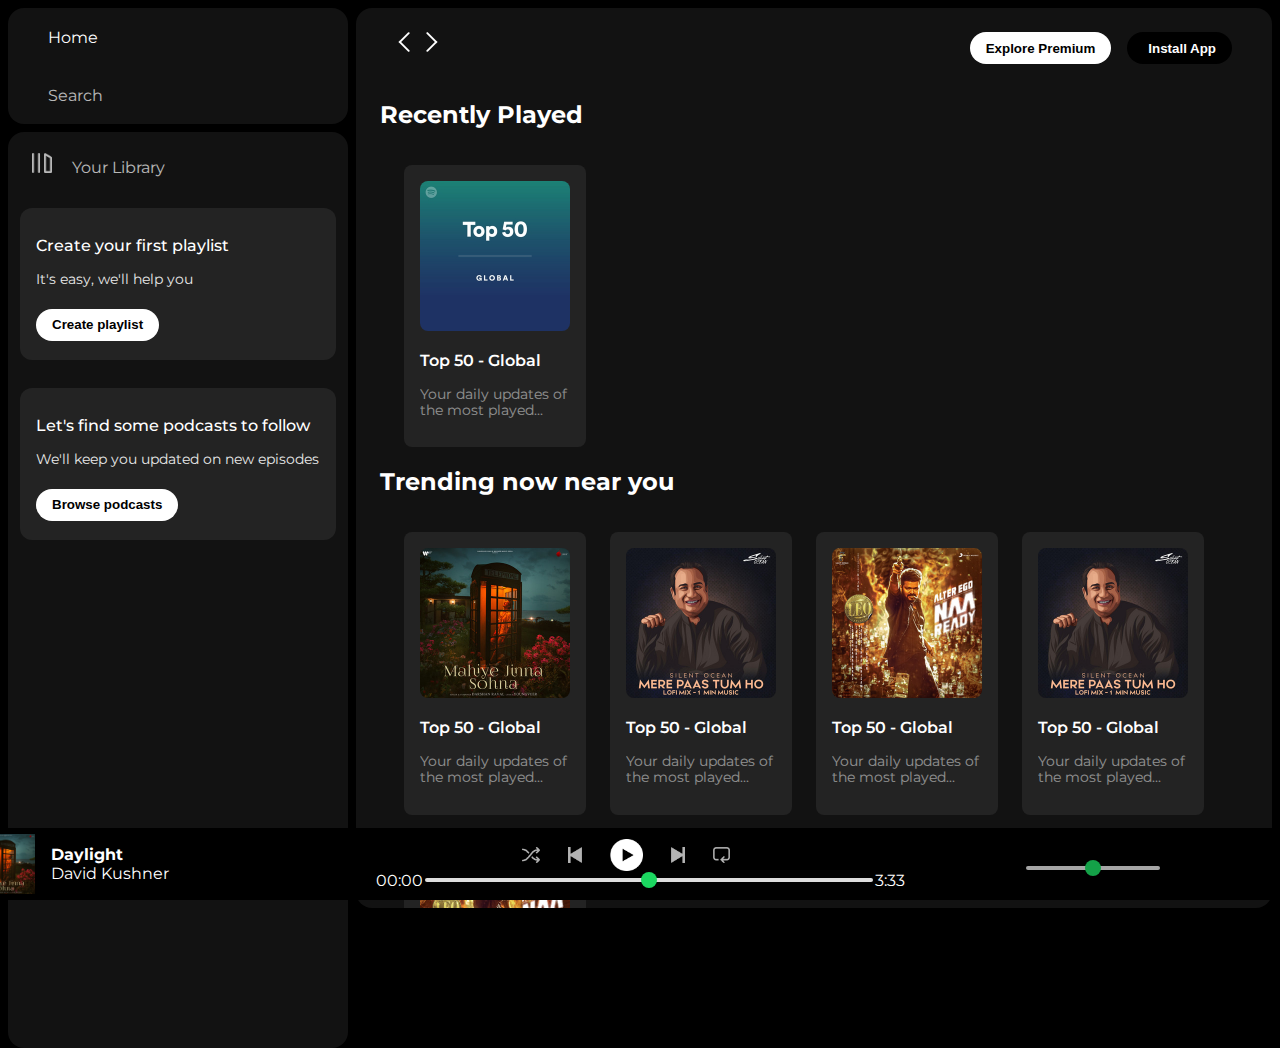
<file: Spotify Clone/index.html>
<!DOCTYPE html>
<html lang="en">
<head>
    <meta charset="UTF-8">
    <meta name="viewport" content="width=device-width, initial-scale=1.0">
    <title>Spotify - Web Player: Music for everyone</title>
    <link href="style.css" rel="stylesheet">
    <link rel="stylesheet" href="https://cdnjs.cloudflare.com/ajax/libs/font-awesome/6.6.0/css/all.min.css" integrity="sha512-Kc323vGBEqzTmouAECnVceyQqyqdsSiqLQISBL29aUW4U/M7pSPA/gEUZQqv1cwx4OnYxTxve5UMg5GT6L4JJg==" crossorigin="anonymous" referrerpolicy="no-referrer" />
    <link rel="icon" href="./assets/logo.png">
    <link rel="preconnect" href="https://fonts.googleapis.com">
    <link rel="preconnect" href="https://fonts.gstatic.com" crossorigin>
    <link href="https://fonts.googleapis.com/css2?family=Montserrat:ital,wght@0,100..900;1,100..900&display=swap" rel="stylesheet">
</head>
<body>
    <div class="main">
      
        <div class="sidebar">
            <div class="nav">
                <div class="nav-option" style="opacity: 1;">
                    <i class="fa-solid fa-house"></i>
                    <a href="# ">Home</a>

                </div>
                <div class="nav-option">
                    <i class="fa-solid fa-magnifying-glass"></i>
                    <a href="# ">Search</a>

                </div>
                
            </div>
            <div class="library">
            <div class="options">
                <div class="lib-option nav-option" > <!--  nav-option is written because styling is given in up!  -->
                    <img src="./assets/library_icon.png">
                    <a href="# ">Your Library</a>
            </div>
            <div class="icons">
                <i class="fa-solid fa-plus"></i>
                <i class="fa-solid fa-arrow-right"></i>
            </div>
     
            </div>
            <div class="lib-box">
               <div class="box">
                <p class="box-p1">Create your first playlist</p>
                <p class="box-p2">It's easy, we'll help you</p>
           <button class="badge"> Create playlist</button>
               </div>
               <div class="box">
                <p class="box-p1">Let's find some podcasts to follow</p>
                <p class="box-p2">We'll keep you updated on new episodes</p>
           <button class="badge">Browse podcasts</button>
               </div>
            </div>
     
   
            </div>
        </div>
    
         <div class="main-content">
            <div class="sticky-nav">
                <div class="sticky-nav-icons">
                    <img src="./assets/backward_icon.png">
                    <img src="assets/forward_icon.png" class="hide">
                </div>
               <div class="sticky-nav-options">
                <button class="badge nav-item hide">Explore Premium</button>
               <button class="badge nav-item dark-badge"><i class="fa-regular fa-circle-down" style="margin-right:5px ;"></i> Install App</button>
               <i class="fa-regular fa-user nav-item"></i>
               </div>
               
            </div>
          
             <h2>Recently Played</h2>   
             <div class="cards-container">
                <div class="card">
                    <img src="assets/card1img.jpeg" class="card-img">
                    <p class="card-title">Top 50 - Global</p>
                    <p class="card-info">Your daily updates of the most played... </p>
                </div>
             </div>

             <h2>Trending now near you</h2>   
             <div class="cards-container">
                <div class="card">
                    <img src="assets/card2img.jpeg" class="card-img">
                    <p class="card-title">Top 50 - Global</p>
                    <p class="card-info">Your daily updates of the most played... </p>
                </div>
                <div class="card">
                    <img src="assets/card3img.jpeg" class="card-img">
                    <p class="card-title">Top 50 - Global</p>
                    <p class="card-info">Your daily updates of the most played... </p>
                </div>
                <div class="card">
                    <img src="assets/card4img.jpeg" class="card-img">
                    <p class="card-title">Top 50 - Global</p>
                    <p class="card-info">Your daily updates of the most played... </p>
                </div>
                <div class="card">
                    <img src="assets/card3img.jpeg" class="card-img">
                    <p class="card-title">Top 50 - Global</p>
                    <p class="card-info">Your daily updates of the most played... </p>
                    </div>
                    <div class="card">
                        <img src="assets/card4img.jpeg" class="card-img">
                        <p class="card-title">Top 50 - Global</p>
                        <p class="card-info">Your daily updates of the most played... </p>
                    </div>
                </div>
                <h2>Featured Charts</h2>   
             <div class="cards-container">
                <div class="card">
                    <img src="assets/card5img.jpeg" class="card-img">
                    <p class="card-title">Top Songs - Global</p>
                    <p class="card-info">Your daily updates of the most played... </p>
                </div>
                <div class="card">
                    <img src="assets/card6img.jpeg" class="card-img">
                    <p class="card-title">Top Songs - India</p>
                    <p class="card-info">Your daily updates of the most played... </p>
                </div>
                <div class="card">
                    <img src="assets/card1img.jpeg" class="card-img">
                    <p class="card-title">Top 50 - Global</p>
                    <p class="card-info">Your daily updates of the most played... </p>
                </div>
                </div>
                <div class="footer">
                    <div class="line"></div>
                </div>
                </div>
             </div>
            
            
                </div>
             </div>


           
         </div>
        <div class="music-player">
        <div class="album">
            <div class="album-img">
                <img src="assets/card2img.jpeg" class="album-photo">
               <b><p>Daylight</b><br>David Kushner</p class="album-text"> 
                <div class="album-logo">
                <i class="fa-regular fa-heart"></i>
            </div>


            </div>
            
            
            
            
            
       
       
        

        </div>
        <div class="player">
            <div class="player-controls">
                <img src="assets/player_icon1.png" class="player-control-icon">
                <img src="assets/player_icon2.png" class="player-control-icon">     
                <img src="assets/player_icon3.png" class="player-control-icon" style="opacity: 1;height:2rem ">    
                <img src="assets/player_icon4.png" class="player-control-icon">  
                <img src="assets/player_icon5.png" class="player-control-icon">
            </div>
            <div class="playback-bar">
                <span class="current-time">00:00</span>
                <input type="range" min="0" max="100" class="progress-bar" step="1">
                <span class="total-time">3:33</span>
            </div>

        </div>
        <div class="controls">
            <div class="control-icon">
                <i class="fa-solid fa-circle-play" ></i>
                <i class="fa-solid fa-microphone"></i>
                <i class="fa-solid fa-volume-high" ></i>
                <input type="range" min="0" max="100" class="progress-bar" step="1">
          
            </div>
        </div>  
        </div>    
    </div>
    
</body>
</html>
</file>
<file: Spotify Clone/style.css>
body{
    font-family: "Montserrat", sans-serif;
    margin: 0;
    background-color: black;
    color: white;
    overflow: hidden;

}
.main{
    display: flex;
    height: 100vh;
    padding:0.5rem ;
}
.sidebar{
    background-color:black ;
    width: 340px;
    border-radius: 1rem; /*1rem=16px*/
    margin-right: 0.5rem;

}
.main-content{
   background-color: #121212;
   flex: 1;
   border-radius: 1rem;
   overflow:auto;
   padding: 0 1.5rem 0 1.5rem ;
}
.music-player{
    background-color: black;
    position: fixed;
    bottom: 0px;
    width: 100%;
    height: 72px;
}
a{
    text-decoration: none;
    color: white;

}
.nav{
    background-color: #121212;
    border-radius: 1rem;
    display: flex;
    flex-direction: column;
    justify-content: center;
    height: 100px;
    padding: 0.5rem 0.75rem;
}
.nav-option{
  line-height: 2.5rem;  
  opacity: 0.7;
  padding: 0.5rem 0.75rem;

}
.nav-option:hover{
  opacity: 1;
}

.nav-option i {
    font-size: 1.25rem;
}

.nav-option a {
    font-size: 1rem;
    margin-left: 1rem;
 }

.library {
    background-color: #121212;
    border-radius: 1rem;
    height: 100%;
    margin-top: 0.5rem;
    padding: 0.5rem 0.75rem; ;
}
.options{
    display: flex;
    justify-content: space-between;
    align-items: center;
}

.lib-option img {
    height: 1.25rem;
    width: 1.25rem;

}
.icons{
font-size: 1.25rem;

display: flex;

}
.icons i {
    opacity: 0.7;
    margin-right: 1rem;
}
.icons i:hover{
   opacity: 1;
}
.box{
    background-color: #232323;
    height: 8rem;
    border-radius: 0.75rem;
    margin: 0.75rem 0 1.75rem 0;
    padding: 0.75rem 1rem;

}
.box-p1{
    font-size: 1rem;
    font-weight: 500;
}
.box-p2{
    font-size: 0.85rem;
    opacity: 0.9;
}
.badge{
    background-color: #fff;
    border: none;
    border-radius: 100px;
    padding: 0.25rem 1rem;
    font-weight: 700;
    margin-top: 0.5rem;
    height: 2rem;
    width: fit-content;

}
.dark-badge{
    background-color: #000;
    color:#fff;
}
.sticky-nav{
    position: sticky;
    top: 0;
    background-color: #121212;
    display: flex ;
    justify-content: space-between;
    align-items: center;
    padding: 1rem 0 1rem 0;
    z-index: 10;
}
.sticky-nav-icons {
    margin-left:  0.75em; ;
}
.sticky-nav-options{
    display: flex;
    justify-content: center;
    align-items: center;
}
.nav-item{
    
    margin-left: 1rem;
}

 @media (max-width: 1000px) {
    .hide{
        display: none;
    }
} 

.card{
    background-color: #232323;
    width: 150px;
    border-radius: 0.5rem;
    padding: 1rem;
    margin-left: 1.5rem;
    margin-top: 1rem ;
}

.cards-container{
    display: flex;
    flex-wrap: wrap;
}
.card-img{
    width: 100%;
    border-radius: 0.5rem;
}
.card-title{
    font-weight: 600;
}
.card-info{
    font-size: 0.85rem;
    opacity: 0.5;
}
.footer{
    height: 300px;
    display: flex;
    align-items: center;
    justify-content: center;
}
.line{
    width: 90%;
    height: 50%;
    border-top: 1px solid;
    opacity: 0.4;
}


 .music-player{
    display: flex;
    justify-content: space-between;
    align-items: center;
 }

 .album{
    width: 25%;
   
 }

 .player{
    width: 50%;
 }

 .controls{
    width: 25%;
   
}
.player-controls{
    display: flex;
    justify-content: center;
    align-items: center;
}

.player-control-icon{
    height: 1rem;
    margin-right: 1.75rem;
    opacity: 0.7;
}
.player-control-icon:hover{
    opacity: 1;
}
.playback-bar{
    display: flex;
    justify-content: center;
    align-items: center;
}

.progress-bar{
    width: 70%;
    appearance: none;
    background-color: transparent;
    cursor: pointer;
}

.progress-bar::-webkit-slider-runnable-track{
    background-color: #ddd;
    border-radius: 100px;
    height: 0.2rem
}

.progress-bar::-webkit-slider-thumb{
    appearance: none;
    height: 16px;
    width: 16px;
    background-color: #1bd760;
    border-radius: 50%;
    margin-top: -6px;
}

.album-img{
    display: flex;
    justify-content: center;
    align-items: center;
}

.album-photo{
    height: 60px;
    margin-left: -10rem;
    margin-right: 1rem;
}
.album-logo{
    margin-left: 1rem;
}
.control-icon{
justify-content: space-between;
align-items: center;
     margin: 4rem; 
     opacity: 0.75;
}
</file>
